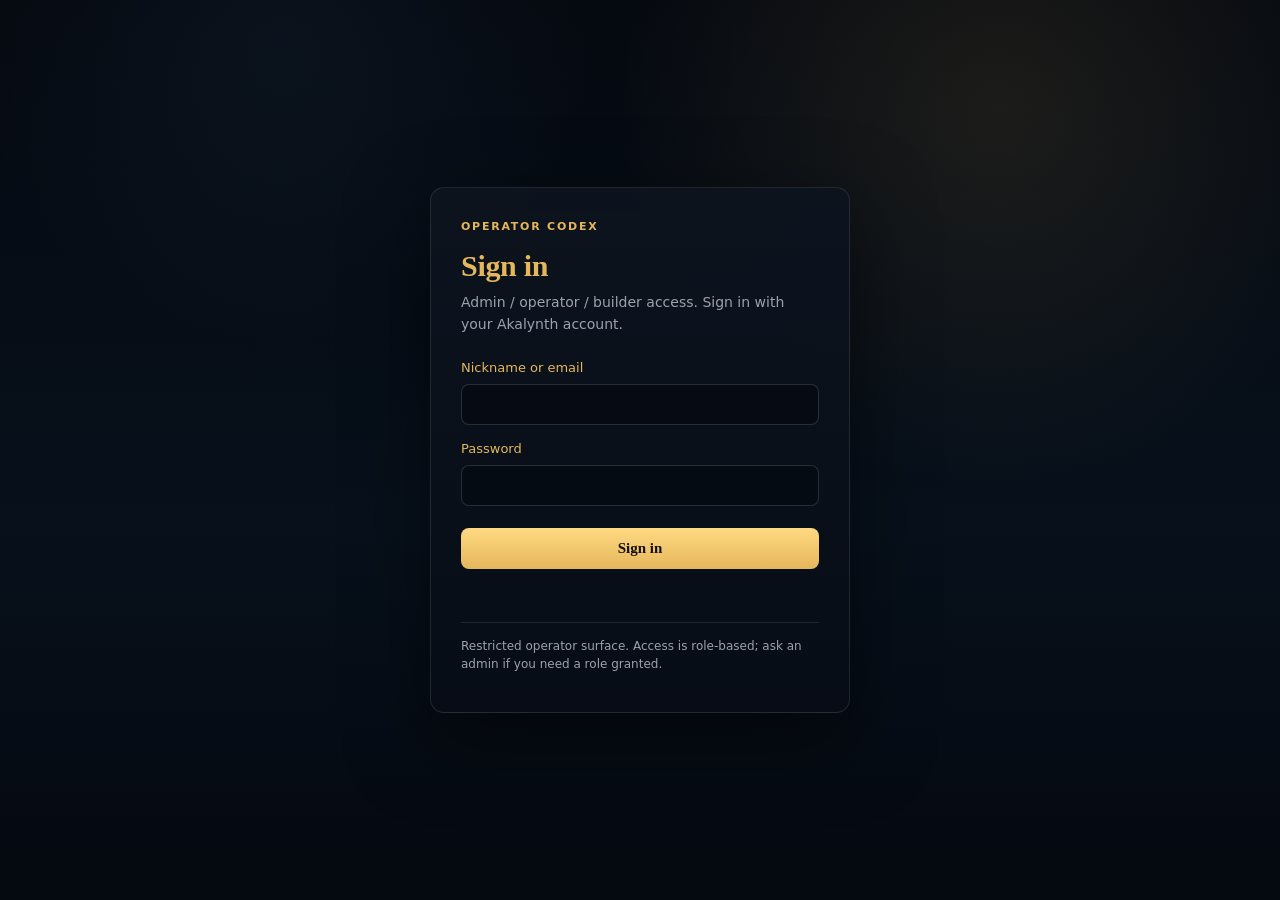
<file: operator/login/index.html>
<!doctype html>
<html lang="en">
  <head>
    <meta charset="utf-8" />
    <meta name="viewport" content="width=device-width, initial-scale=1.0" />
    <meta name="theme-color" content="#050910" />
    <meta name="robots" content="noindex, nofollow" />
    <title>Akalynth Operator — Sign in</title>
    <style>
      :root { --gold:#e5b75c; --gold2:#ffd982; --text:#f6f0e6; --soft:#c2c8d0; --muted:#9aa3ad; --line:rgba(255,255,255,.1); --bad:#ff8a7a; --ok:#8bd38f; }
      * { box-sizing: border-box; }
      body {
        margin:0; min-height:100vh; display:grid; place-items:center; color:var(--text);
        font-family: Inter, system-ui, sans-serif; line-height:1.55; padding:24px;
        background:
          radial-gradient(circle at 78% 12%, rgba(229,183,92,.1), transparent 30%),
          radial-gradient(circle at 22% 4%, rgba(112,183,255,.05), transparent 24%),
          linear-gradient(180deg,#050910 0%,#07101b 58%,#050910 100%);
        background-attachment: fixed;
      }
      .card {
        width:min(420px, 100%); border:1px solid var(--line); border-radius:14px; padding:30px 30px 26px;
        background:linear-gradient(180deg, rgba(13,20,31,.92), rgba(8,13,22,.88)); box-shadow:0 24px 80px rgba(0,0,0,.5);
      }
      .eyebrow { color:var(--gold); font-size:11px; text-transform:uppercase; letter-spacing:.16em; font-weight:700; margin:0; }
      h1 { font-family:"Cinzel",Georgia,serif; font-size:30px; color:var(--gold); margin:.25em 0 .1em; letter-spacing:-.01em; }
      .sub { color:var(--muted); font-size:14px; margin:0 0 22px; }
      label { display:block; font-size:13px; color:var(--gold); margin:14px 0 6px; }
      input {
        width:100%; padding:11px 12px; border:1px solid rgba(255,255,255,.14); border-radius:8px;
        background:rgba(4,9,16,.6); color:var(--text); font-size:15px; outline:none;
      }
      input:focus { border-color:rgba(229,183,92,.55); }
      button {
        width:100%; margin-top:22px; padding:12px; border:0; border-radius:8px; cursor:pointer;
        font-family:"Cinzel",Georgia,serif; font-weight:700; font-size:15px; color:#141008;
        background:linear-gradient(180deg, var(--gold2), var(--gold));
      }
      button:disabled { opacity:.6; cursor:not-allowed; }
      .msg { margin-top:16px; font-size:14px; min-height:1.2em; }
      .msg.bad { color:var(--bad); } .msg.ok { color:var(--ok); }
      .foot { margin-top:20px; padding-top:14px; border-top:1px solid var(--line); color:var(--muted); font-size:12px; }
      a { color:var(--gold2); }
    </style>
  </head>
  <body>
    <main class="card">
      <p class="eyebrow">Operator Codex</p>
      <h1>Sign in</h1>
      <p class="sub">Admin / operator / builder access. Sign in with your Akalynth account.</p>
      <form id="login">
        <label for="identifier">Nickname or email</label>
        <input id="identifier" name="identifier" type="text" autocomplete="username" required />
        <label for="password">Password</label>
        <input id="password" name="password" type="password" autocomplete="current-password" required />
        <button id="submit" type="submit">Sign in</button>
      </form>
      <p id="msg" class="msg" role="status" aria-live="polite"></p>
      <p class="foot">Restricted operator surface. Access is role-based; ask an admin if you need a role granted.</p>
    </main>
    <script>
      (function () {
        // Role -> surface map mirrors the server (SURFACE_ROLE_MAP in account/service.ts).
        var SURFACE_ROLES = {
          operator: ["admin", "operator"],
          builder: ["admin", "builder"],
          agent: ["admin", "operator", "agent"],
        };
        function param(name) {
          return new URLSearchParams(location.search).get(name) || "";
        }
        // Only allow a same-site, path-absolute next (no "//" protocol-relative).
        function safeNext(raw) {
          if (raw && raw.charAt(0) === "/" && raw.charAt(1) !== "/") return raw;
          return "/operator/";
        }
        function surfaceOf(next) {
          var m = /^\/(operator|builder|agent)(\/|$)/.exec(next);
          return m ? m[1] : "operator";
        }
        var next = safeNext(param("next"));
        var surface = surfaceOf(next);
        var msg = document.getElementById("msg");
        var btn = document.getElementById("submit");
        function show(text, kind) { msg.textContent = text; msg.className = "msg " + (kind || ""); }

        document.getElementById("login").addEventListener("submit", function (e) {
          e.preventDefault();
          btn.disabled = true;
          show("Signing in…", "");
          var identifier = document.getElementById("identifier").value.trim();
          var password = document.getElementById("password").value;
          // Same-origin /v1 (proxied to the game server on this host) so the
          // session cookie scopes to this domain for the forward_auth gate.
          fetch("/v1/accounts/login", {
            method: "POST",
            credentials: "include",
            headers: { "Content-Type": "application/json", Accept: "application/json" },
            body: JSON.stringify({ identifier: identifier, password: password }),
          })
            .then(function (r) { return r.json().catch(function () { return {}; }).then(function (b) { return { ok: r.ok, b: b }; }); })
            .then(function (res) {
              if (!res.ok || !res.b.ok) {
                show(res.b && res.b.error === "invalid_credentials" ? "Invalid email or password." : "Sign-in failed.", "bad");
                btn.disabled = false;
                return;
              }
              // Logged in — check the role grants this surface before redirecting,
              // so an account without a role gets a clear message (not a raw 403).
              return fetch("/v1/accounts/me", { credentials: "include", headers: { Accept: "application/json" } })
                .then(function (r) { return r.json(); })
                .then(function (me) {
                  var roles = (me && me.account && me.account.roles) || [];
                  var allowed = SURFACE_ROLES[surface] || [];
                  if (roles.some(function (role) { return allowed.indexOf(role) !== -1; })) {
                    show("Signed in. Entering…", "ok");
                    location.href = next;
                  } else {
                    show("Signed in, but this account has no " + surface + " access. Ask an admin to grant a role.", "bad");
                    btn.disabled = false;
                  }
                });
            })
            .catch(function () { show("Network error. Try again.", "bad"); btn.disabled = false; });
        });
      })();
    </script>
  </body>
</html>
</file>
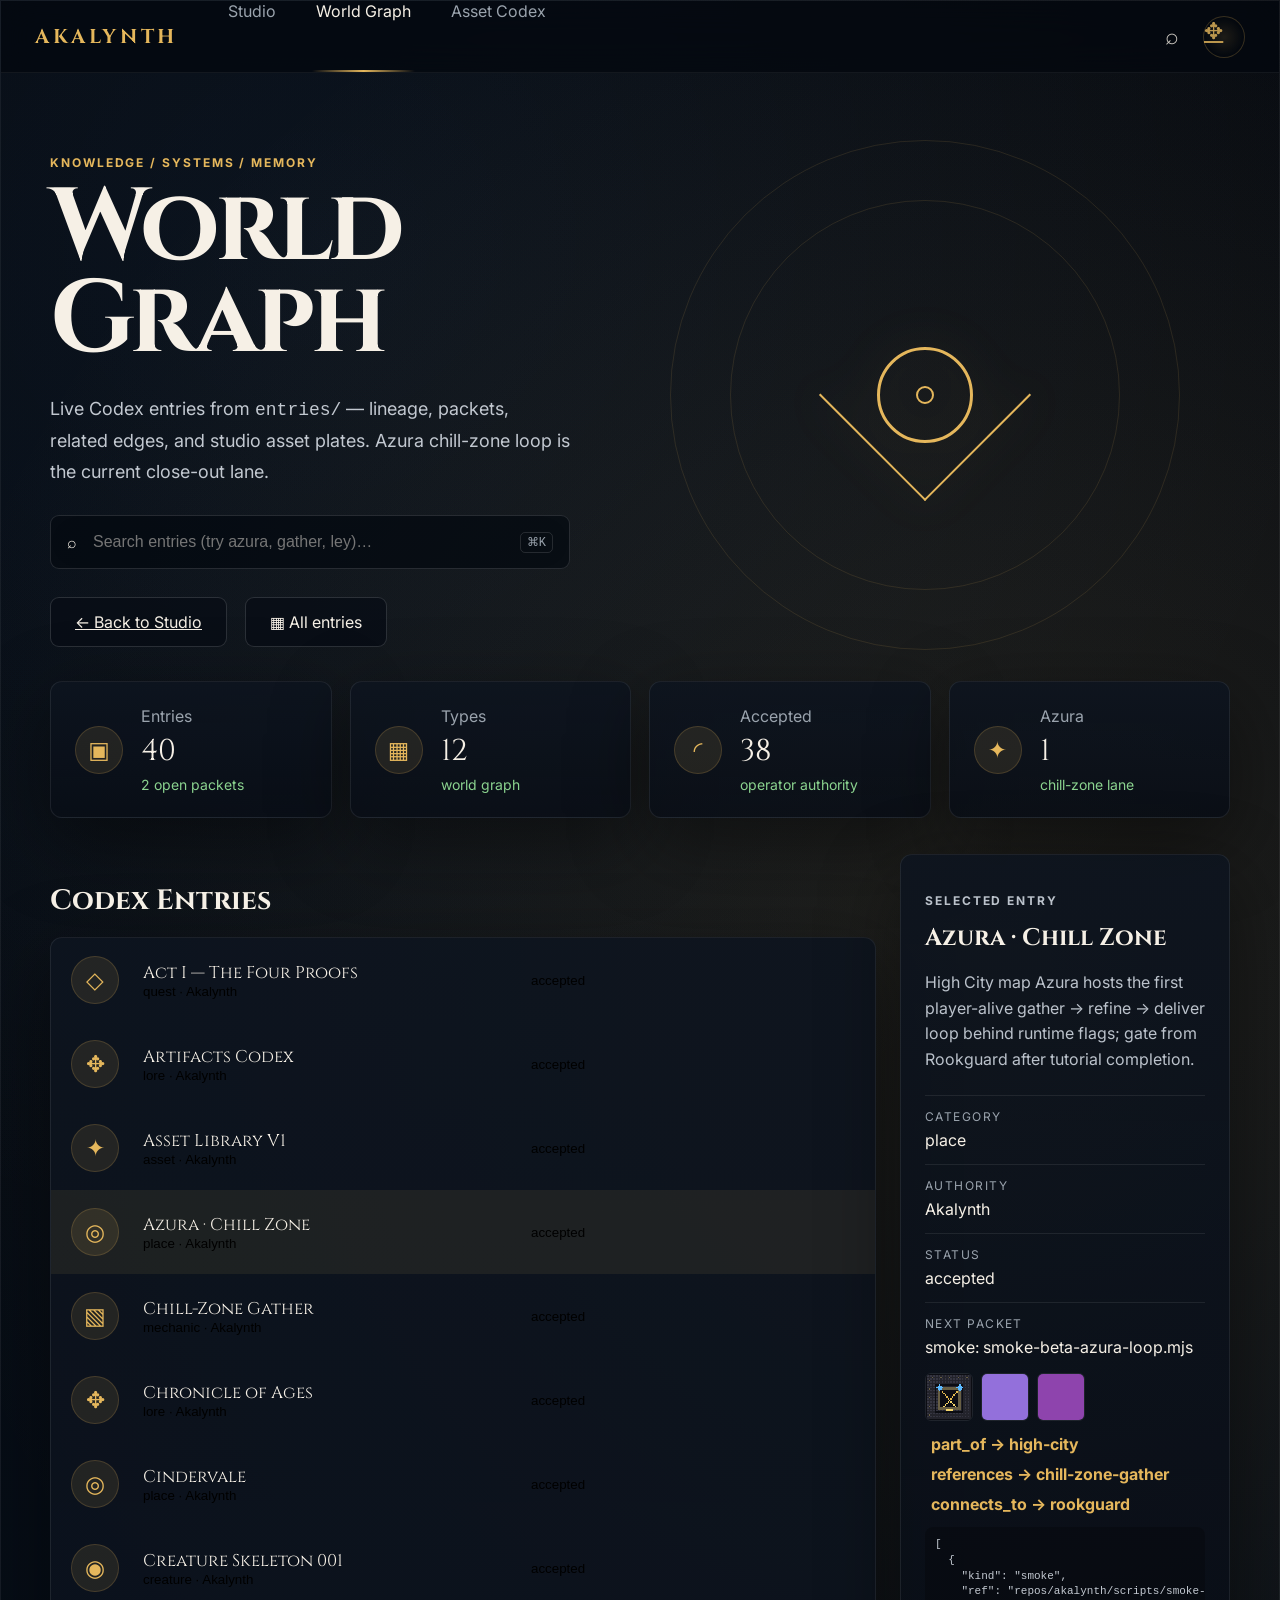
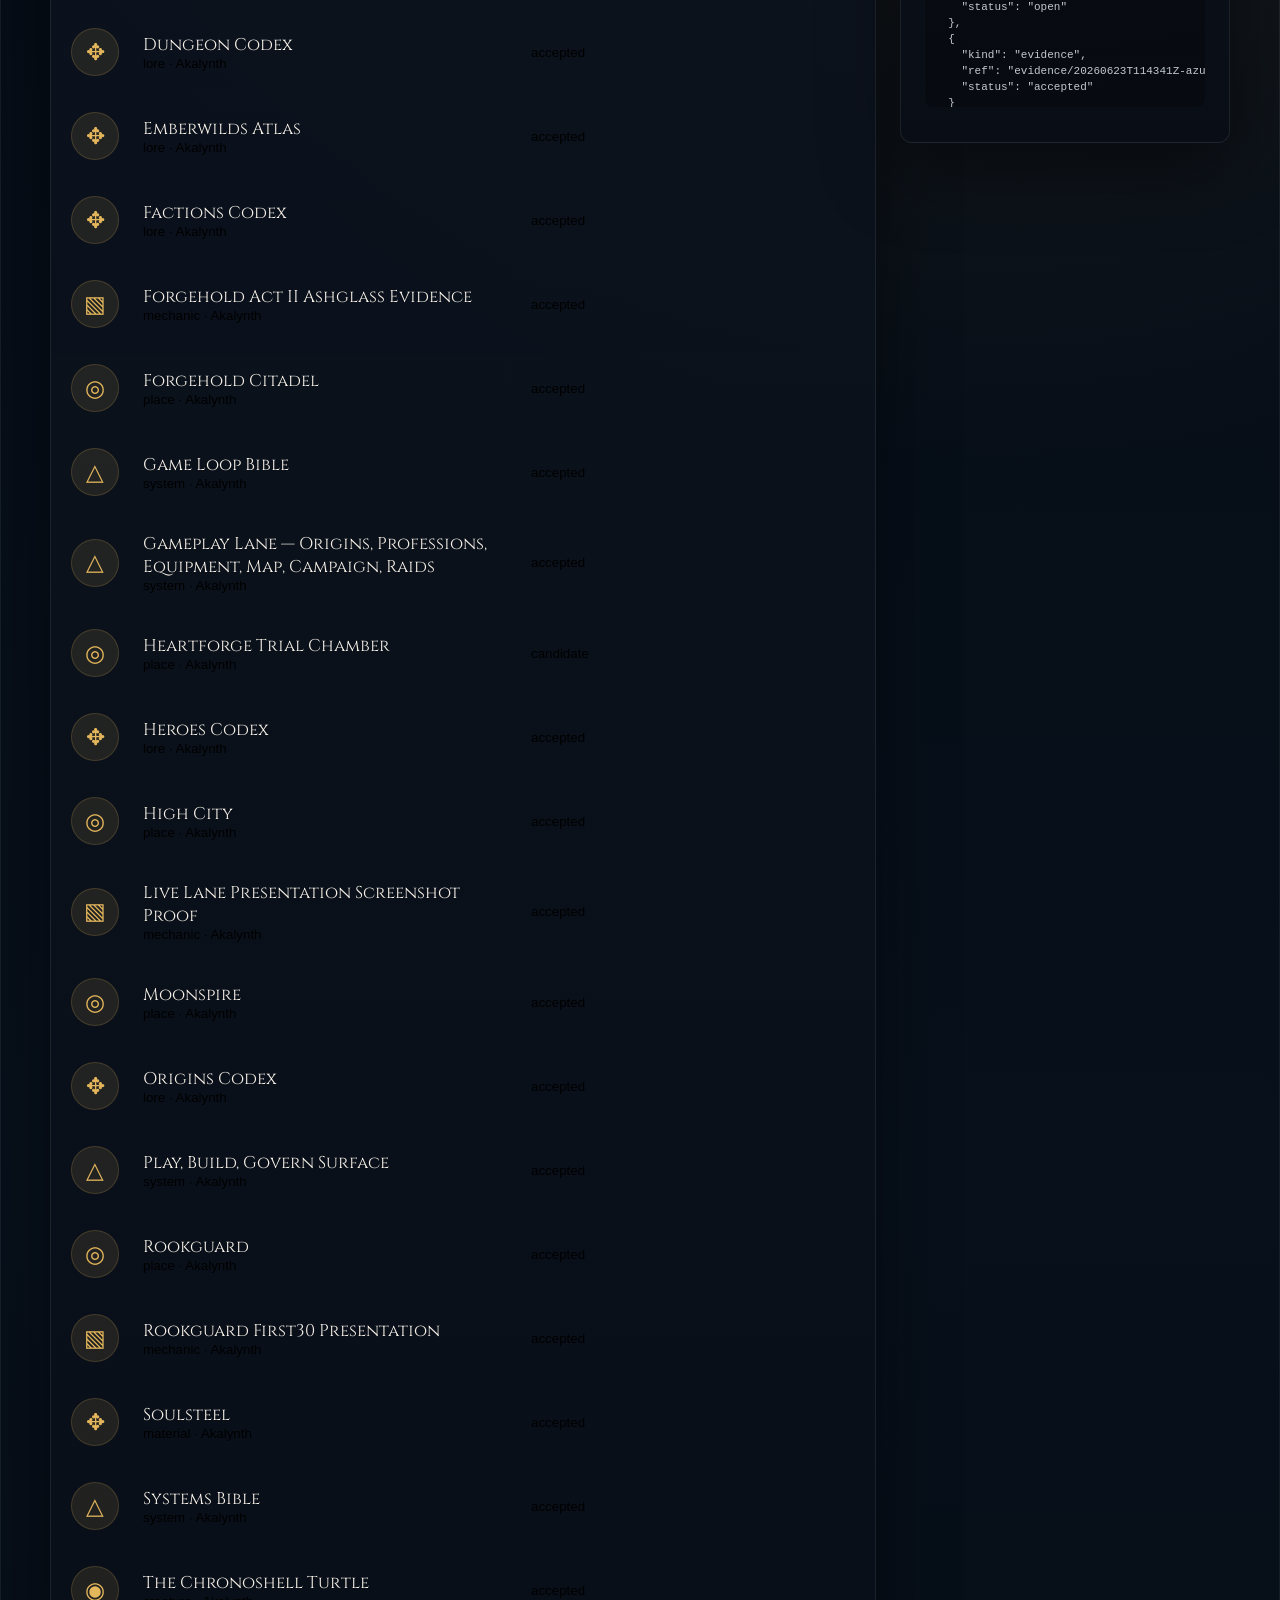
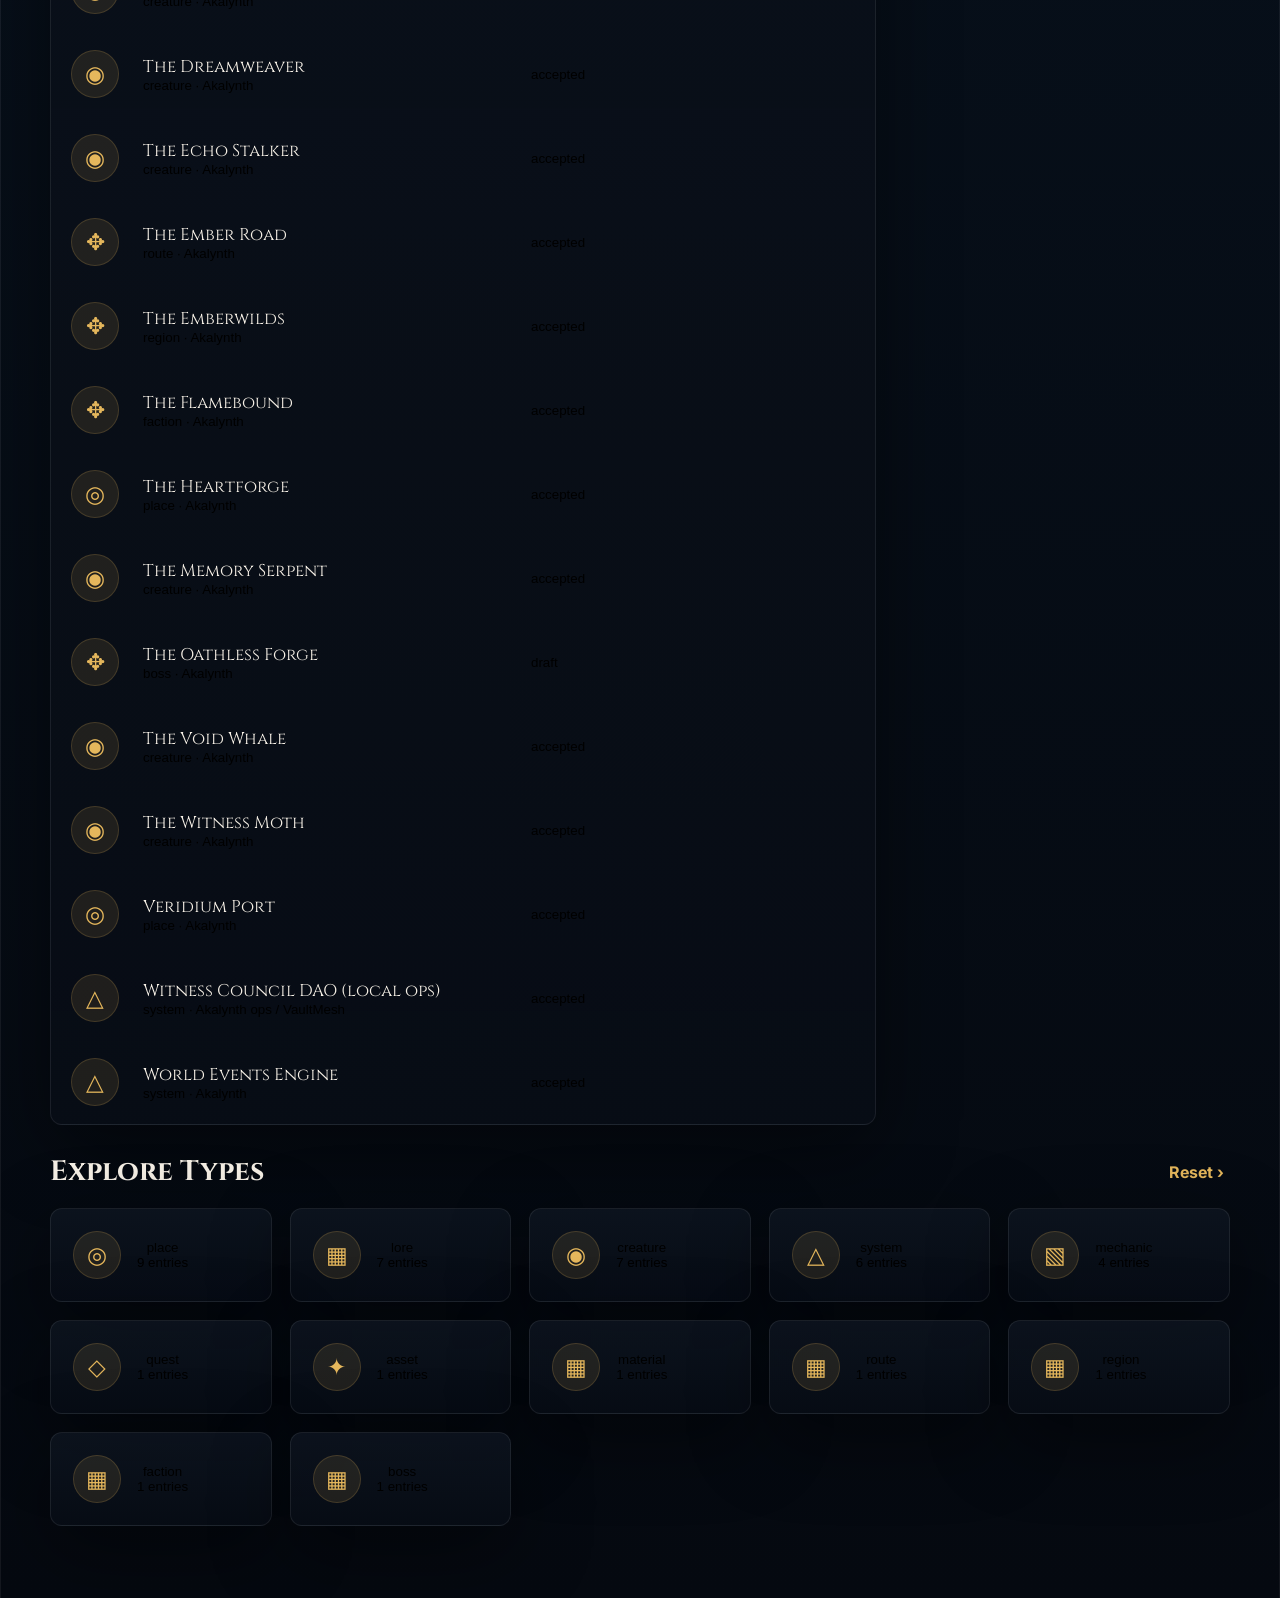
<file: studio/world.html>
<!doctype html>
<html lang="en">
<head>
  <meta charset="utf-8" />
  <meta name="viewport" content="width=device-width, initial-scale=1" />
  <meta name="robots" content="noindex, nofollow" />
  <title>Akalynth Codex — World Graph</title>
  <link rel="stylesheet" href="./world-styles.css" />
</head>
<body>
  <div class="shell">
    <header class="topbar">
      <div class="brand"><a href="./index.html">AKALYNTH</a></div>
      <nav class="nav" aria-label="Primary">
        <a class="nav-item" href="./index.html">Studio</a>
        <a class="nav-item active" href="./world.html">World Graph</a>
        <a class="nav-item" href="./index.html#codex">Asset Codex</a>
      </nav>
      <div class="top-actions">
        <button class="icon-btn" id="focusSearch" title="Search">⌕</button>
        <a class="seal" href="../operator/index.html" title="Operator projection">✥</a>
      </div>
    </header>

    <main>
      <section class="hero">
        <div class="hero-copy">
          <p class="eyebrow">Knowledge / Systems / Memory</p>
          <h1>World Graph</h1>
          <p class="lede">
            Live Codex entries from <code>entries/</code> — lineage, packets, related edges, and studio asset plates.
            Azura chill-zone loop is the current close-out lane.
          </p>
          <div class="search-wrap">
            <span>⌕</span>
            <input id="searchInput" type="search" placeholder="Search entries (try azura, gather, ley)…" autocomplete="off" />
            <kbd>⌘K</kbd>
          </div>
          <div class="hero-buttons">
            <a class="secondary" href="./index.html">← Back to Studio</a>
            <button class="secondary" id="clearFilters" type="button">▦ All entries</button>
          </div>
        </div>
        <div class="sigil-card" aria-hidden="true">
          <div class="orbit orbit-1"></div>
          <div class="orbit orbit-2"></div>
          <div class="sigil"><div class="triangle"></div><div class="ring"></div><div class="core"></div></div>
        </div>
      </section>

      <section class="stats" id="stats"></section>

      <section class="content-grid">
        <div>
          <div class="section-head">
            <h2>Codex Entries</h2>
          </div>
          <div id="entryList" class="entry-list"></div>
        </div>
        <aside class="detail-panel" id="detailPanel">
          <p class="panel-kicker">Selected Entry</p>
          <h3 id="detailTitle">Select an entry</h3>
          <p id="detailSummary">Choose any Codex record to inspect authority, lineage, and open packets.</p>
          <dl class="meta">
            <div><dt>Category</dt><dd id="detailCategory">—</dd></div>
            <div><dt>Authority</dt><dd id="detailAuthority">—</dd></div>
            <div><dt>Status</dt><dd id="detailStatus">—</dd></div>
            <div><dt>Next Packet</dt><dd id="detailPacket">—</dd></div>
          </dl>
          <div id="detailExtra"></div>
        </aside>
      </section>

      <section class="categories">
        <div class="section-head">
          <h2>Explore Types</h2>
          <button class="link-btn" id="resetCategories" type="button">Reset ›</button>
        </div>
        <div id="categoryGrid" class="category-grid"></div>
      </section>
    </main>
  </div>

  <script src="./world-graph-data.js"></script>
  <script src="./world-app.js"></script>
</body>
</html>
</file>
<file: studio/world-styles.css>
@import url('https://fonts.googleapis.com/css2?family=Cinzel:wght@500;700&family=Inter:wght@400;500;600;700&display=swap');

:root {
  --bg: #050910;
  --panel: rgba(12, 18, 28, 0.78);
  --panel-2: rgba(17, 24, 36, 0.9);
  --line: rgba(222, 184, 92, 0.16);
  --line-cool: rgba(122, 170, 190, 0.14);
  --gold: #e5b75c;
  --gold-2: #ffd982;
  --text: #f6f0e6;
  --muted: #9aa3ad;
  --green: #8bd38f;
  --blue: #70b7ff;
  --purple: #a584ff;
  --orange: #ff8a3d;
  --shadow: 0 24px 80px rgba(0,0,0,.45);
}

* { box-sizing: border-box; }
body {
  margin: 0;
  min-height: 100vh;
  background:
    radial-gradient(circle at 78% 20%, rgba(229,183,92,.12), transparent 28%),
    radial-gradient(circle at 25% 5%, rgba(112,183,255,.06), transparent 22%),
    linear-gradient(180deg, #050910 0%, #07101b 58%, #050910 100%);
  color: var(--text);
  font-family: Inter, system-ui, sans-serif;
}

.shell {
  min-height: 100vh;
  border: 1px solid rgba(255,255,255,.06);
  overflow: hidden;
}

.topbar {
  height: 72px;
  display: flex;
  align-items: center;
  gap: 42px;
  padding: 0 34px;
  border-bottom: 1px solid rgba(255,255,255,.06);
  background: rgba(4, 8, 14, .72);
  backdrop-filter: blur(18px);
  position: sticky;
  top: 0;
  z-index: 10;
}

.brand {
  font-family: Cinzel, serif;
  letter-spacing: .18em;
  color: var(--gold);
  font-weight: 700;
  font-size: 20px;
}

.nav {
  display: flex;
  height: 100%;
  gap: 24px;
}

.nav-item {
  border: 0;
  color: var(--muted);
  background: transparent;
  font: inherit;
  cursor: pointer;
  padding: 0 8px;
  position: relative;
}

.nav-item.active { color: var(--text); }
.nav-item.active::after {
  content: "";
  position: absolute;
  left: 4px;
  right: 4px;
  bottom: 0;
  height: 2px;
  background: linear-gradient(90deg, transparent, var(--gold), transparent);
}

.top-actions {
  margin-left: auto;
  display: flex;
  align-items: center;
  gap: 18px;
}

.icon-btn, .seal {
  border: 0;
  background: transparent;
  color: var(--text);
  font-size: 23px;
  cursor: pointer;
  opacity: .82;
}

.seal {
  width: 42px;
  height: 42px;
  border: 1px solid rgba(229,183,92,.28);
  border-radius: 50%;
  color: var(--gold);
  background: radial-gradient(circle, rgba(229,183,92,.14), transparent 68%);
}

main {
  width: min(1180px, calc(100vw - 44px));
  margin: 0 auto;
  padding: 70px 0 72px;
}

.hero {
  display: grid;
  grid-template-columns: minmax(320px, 520px) 1fr;
  gap: 50px;
  align-items: center;
}

.eyebrow, .panel-kicker {
  color: var(--gold);
  font-size: 12px;
  text-transform: uppercase;
  letter-spacing: .16em;
  font-weight: 700;
}

h1, h2, h3 {
  font-family: Cinzel, serif;
  margin: 0;
}

h1 {
  font-size: clamp(68px, 8vw, 104px);
  line-height: .9;
  letter-spacing: -.045em;
}

h2 { font-size: 28px; }
h3 { font-size: 24px; }

.lede {
  color: #c2c8d0;
  font-size: 18px;
  line-height: 1.7;
  max-width: 520px;
  margin: 28px 0 28px;
}

.search-wrap {
  height: 54px;
  display: flex;
  align-items: center;
  gap: 14px;
  padding: 0 16px;
  border: 1px solid rgba(255,255,255,.13);
  border-radius: 9px;
  background: rgba(4, 9, 16, .72);
  box-shadow: inset 0 0 30px rgba(255,255,255,.015);
}

.search-wrap input {
  flex: 1;
  min-width: 0;
  background: transparent;
  border: 0;
  color: var(--text);
  font-size: 16px;
  outline: none;
}

kbd {
  color: var(--muted);
  border: 1px solid rgba(255,255,255,.12);
  border-radius: 5px;
  padding: 2px 6px;
  font-size: 12px;
}

.hero-buttons {
  margin-top: 28px;
  display: flex;
  gap: 18px;
  flex-wrap: wrap;
}

button {
  transition: transform .15s ease, border-color .15s ease, background .15s ease;
}
button:hover { transform: translateY(-1px); }

.primary, .secondary, .link-btn {
  cursor: pointer;
  font: inherit;
}

.primary {
  border: 1px solid rgba(255,255,255,.2);
  background: linear-gradient(180deg, var(--gold-2), var(--gold));
  color: #141008;
  border-radius: 9px;
  font-weight: 700;
  padding: 14px 24px;
}

.secondary {
  border: 1px solid rgba(255,255,255,.14);
  background: rgba(8, 13, 22, .8);
  color: var(--text);
  border-radius: 9px;
  padding: 14px 24px;
}

.sigil-card {
  position: relative;
  height: 500px;
  display: grid;
  place-items: center;
}

.orbit {
  position: absolute;
  border: 1px solid rgba(229,183,92,.12);
  border-radius: 50%;
}
.orbit-1 { width: 510px; height: 510px; }
.orbit-2 { width: 390px; height: 390px; }
.orbit-3 { width: 265px; height: 265px; }

.sigil {
  position: relative;
  width: 240px;
  height: 240px;
  display: grid;
  place-items: center;
  filter: drop-shadow(0 0 22px rgba(229,183,92,.28));
}

.triangle {
  width: 150px;
  height: 150px;
  border-left: 2px solid var(--gold);
  border-bottom: 2px solid var(--gold);
  transform: rotate(-45deg);
  position: absolute;
}

.ring {
  width: 96px;
  height: 96px;
  border: 3px solid var(--gold);
  border-radius: 50%;
  position: absolute;
}
.core {
  width: 18px;
  height: 18px;
  border: 2px solid var(--gold);
  border-radius: 50%;
}

.node {
  position: absolute;
  width: 14px;
  height: 14px;
  background: var(--gold);
  border-radius: 50%;
  box-shadow: 0 0 18px rgba(229,183,92,.8);
}
.n1 { top: 14px; left: 113px; }
.n2 { bottom: 14px; left: 113px; }
.n3 { left: 14px; top: 113px; }
.n4 { right: 14px; top: 113px; }

.stats {
  margin: 34px 0 36px;
  display: grid;
  grid-template-columns: repeat(4, 1fr);
  gap: 18px;
}

.stat-card, .category-card, .detail-panel, .entry-list, .dialog-card {
  border: 1px solid rgba(255,255,255,.08);
  background: linear-gradient(180deg, rgba(13,20,31,.88), rgba(8,13,22,.82));
  border-radius: 12px;
  box-shadow: var(--shadow);
}

.stat-card {
  min-height: 126px;
  padding: 24px;
  display: flex;
  align-items: center;
  gap: 18px;
}

.stat-icon, .entry-icon, .cat-icon {
  width: 48px;
  height: 48px;
  flex: 0 0 auto;
  display: grid;
  place-items: center;
  border-radius: 50%;
  background: rgba(229,183,92,.11);
  color: var(--gold);
  border: 1px solid rgba(229,183,92,.18);
  font-size: 23px;
}

.stat-label { color: var(--muted); }
.stat-value { font-family: Cinzel, serif; font-size: 30px; margin: 5px 0; }
.stat-delta { color: var(--green); font-size: 14px; }

.content-grid {
  display: grid;
  grid-template-columns: 1fr 330px;
  gap: 24px;
  align-items: start;
}

.section-head {
  display: flex;
  align-items: center;
  justify-content: space-between;
  margin: 28px 0 18px;
}

.link-btn {
  border: 0;
  background: transparent;
  color: var(--gold);
  font-weight: 700;
}

.entry-list { overflow: hidden; }

.entry-row {
  display: grid;
  grid-template-columns: 56px 1fr 130px 90px 72px;
  gap: 16px;
  align-items: center;
  padding: 18px 20px;
  border-bottom: 1px solid rgba(255,255,255,.07);
  cursor: pointer;
}
.entry-row:last-child { border-bottom: 0; }
.entry-row:hover { background: rgba(229,183,92,.04); }
.entry-row.selected { outline: 1px solid rgba(229,183,92,.38); background: rgba(229,183,92,.06); }

.entry-title {
  font-family: Cinzel, serif;
  font-size: 17px;
  color: var(--text);
}
.entry-summary {
  color: var(--muted);
  margin-top: 6px;
  font-size: 14px;
  white-space: nowrap;
  overflow: hidden;
  text-overflow: ellipsis;
}

.pill {
  display: inline-flex;
  align-items: center;
  gap: 8px;
  color: #c4cad2;
  font-size: 14px;
}
.dot {
  width: 8px;
  height: 8px;
  border-radius: 50%;
  background: var(--gold);
}
.dot.Philosophy { background: var(--green); }
.dot.Applications { background: var(--purple); }
.dot.Concepts { background: var(--blue); }
.dot.Research { background: var(--orange); }
.time { color: var(--muted); font-size: 13px; }

.detail-panel {
  padding: 24px;
  position: sticky;
  top: 96px;
}
.detail-panel p { color: #bbc2cb; line-height: 1.6; }
.meta {
  display: grid;
  gap: 14px;
  margin-top: 22px;
}
.meta div {
  padding-top: 13px;
  border-top: 1px solid rgba(255,255,255,.08);
}
dt {
  color: var(--muted);
  font-size: 12px;
  text-transform: uppercase;
  letter-spacing: .12em;
}
dd { margin: 6px 0 0; color: var(--text); }

.categories { margin-top: 24px; }
.category-grid {
  display: grid;
  grid-template-columns: repeat(5, 1fr);
  gap: 18px;
}

.category-card {
  padding: 22px;
  display: flex;
  align-items: center;
  gap: 16px;
  cursor: pointer;
}
.category-card.active {
  border-color: rgba(229,183,92,.48);
  background: linear-gradient(180deg, rgba(229,183,92,.13), rgba(8,13,22,.82));
}
.category-card strong {
  display: block;
  font-family: Cinzel, serif;
}
.category-card span { color: var(--muted); font-size: 13px; }

dialog {
  border: 0;
  padding: 0;
  background: transparent;
  color: var(--text);
}
dialog::backdrop { background: rgba(0,0,0,.72); backdrop-filter: blur(5px); }
.dialog-card {
  width: min(540px, calc(100vw - 32px));
  padding: 26px;
}
.close {
  float: right;
  border: 0;
  background: transparent;
  color: var(--text);
  font-size: 28px;
  cursor: pointer;
}
label {
  display: grid;
  gap: 8px;
  margin: 14px 0;
  color: var(--muted);
}
label input, label textarea {
  width: 100%;
  border-radius: 8px;
  border: 1px solid rgba(255,255,255,.12);
  background: rgba(3, 7, 12, .85);
  color: var(--text);
  padding: 12px;
  font: inherit;
}
textarea { min-height: 120px; resize: vertical; }

.empty {
  padding: 30px;
  color: var(--muted);
}

@media (max-width: 980px) {
  .hero, .content-grid { grid-template-columns: 1fr; }
  .sigil-card { height: 330px; }
  .stats, .category-grid { grid-template-columns: repeat(2, 1fr); }
  .entry-row { grid-template-columns: 48px 1fr; }
  .entry-row .pill, .entry-row .time, .entry-row .authority { display: none; }
  .detail-panel { position: static; }
}
@media (max-width: 640px) {
  .topbar { padding: 0 16px; gap: 16px; }
  .nav { display: none; }
  main { width: min(100vw - 28px, 1180px); padding-top: 42px; }
  .stats, .category-grid { grid-template-columns: 1fr; }
  .orbit-1 { width: 330px; height: 330px; }
  .orbit-2 { width: 245px; height: 245px; }
}

.entry-row{background:transparent;border:0;width:100%;text-align:left;cursor:pointer}
.entry-row.active{background:rgba(229,183,92,.08)}
.related-links{display:flex;flex-wrap:wrap;gap:8px;margin:12px 0}
.asset-thumbs{display:flex;gap:8px;margin:12px 0}
.packet-pre{font-size:11px;line-height:1.45;overflow:auto;max-height:180px;background:rgba(0,0,0,.25);padding:10px;border-radius:8px;color:#c2c8d0}
.nav-item{text-decoration:none}
.brand a{color:inherit;text-decoration:none}
</file>
